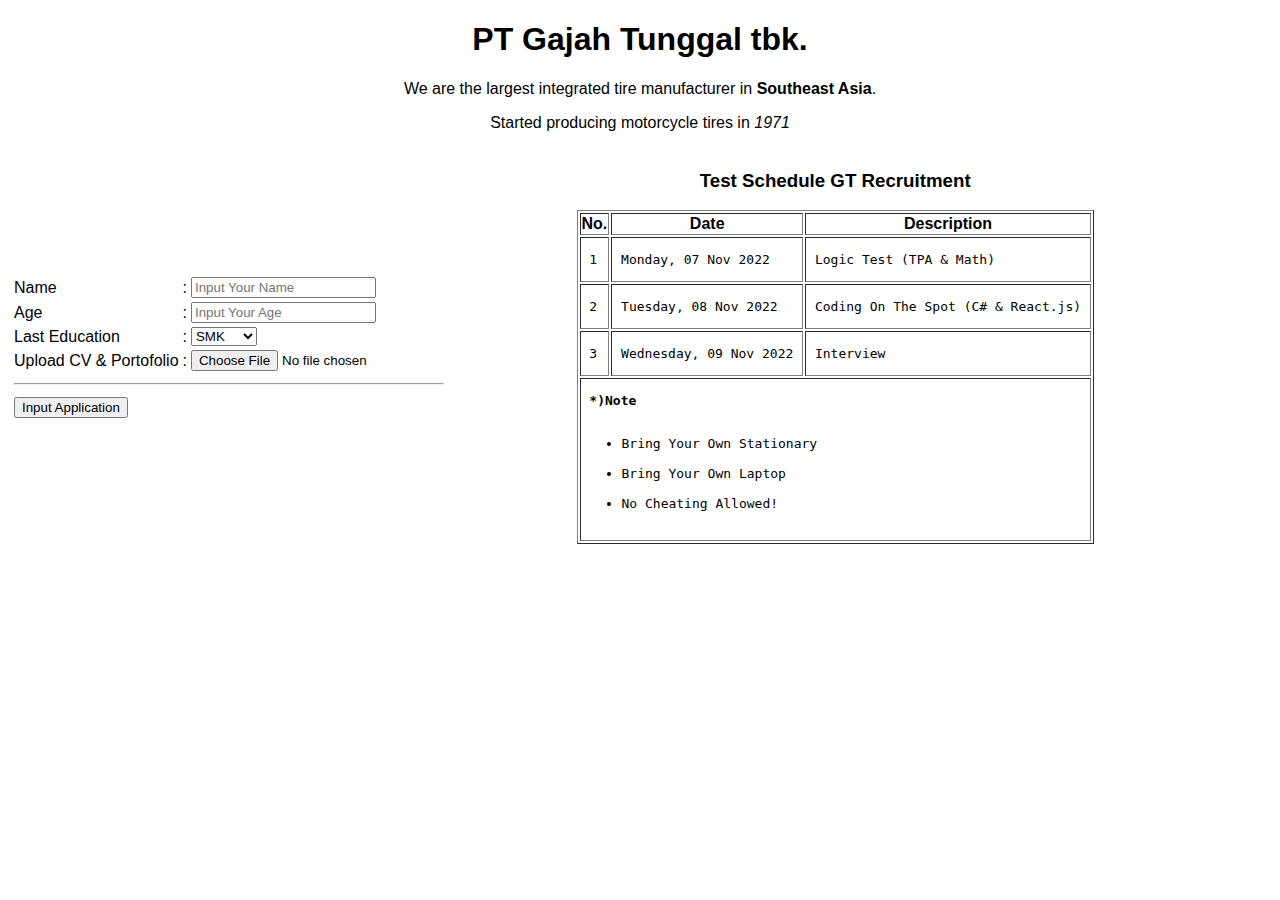
<file: index.html>
<!DOCTYPE html>
<html lang="en">

<head>
    <meta charset="UTF-8">
    <meta http-equiv="X-UA-Compatible" content="IE=edge">
    <meta name="viewport" content="width=device-width, initial-scale=1.0">
    <title>Basic HTML Coding Practice</title>
</head>

<body style="font-family:Arial;">

    <center>
        <h1>PT Gajah Tunggal tbk.</h1>
        <p>We are the largest integrated tire manufacturer in <b>Southeast Asia</b>.</p>
        <p>Started producing motorcycle tires in <i>1971</i></p>
    </center>

    <div class="container">

        <table>
            <td width="40%">
                <table>
                    <tr>
                        <td>Name</td>
                        <td>:</td>
                        <td><input type="text" placeholder="Input Your Name"></td>
                    </tr>
                    <tr>
                        <td>Age</td>
                        <td>:</td>
                        <td><input type="text" placeholder="Input Your Age"></td>
                    </tr>
                    <tr>
                        <td>Last Education</td>
                        <td>:</td>
                        <td>
                            <select>
                                <optgroup>
                                    <option value="">SMK</option>
                                    <option value="">SMA</option>
                                    <option value="">D3</option>
                                    <option value="">D4</option>
                                    <option value="">S1</option>
                                </optgroup>
                            </select>
                        </td>
                    </tr>
                    <tr>
                        <td>Upload CV & Portofolio</td>
                        <td>:</td>
                        <td><input type="file"></td>
                    </tr>
                    <tr>
                        <td>
                            <hr width="260%">
                        </td>
                    </tr>
                    <tr>
                        <td><button>Input Application</button></td>
                    </tr>
                </table>
            </td>

            <td width="10%"></td>

            <td width="50%">
                <center>
                    <h3 align="center">Test Schedule GT Recruitment</h3>
                    <table border="1">
                        <thead align="center">
                            <tr>
                                <th>No.</th>
                                <th>Date</th>
                                <th>Description</th>
                            </tr>
                        </thead>
                        <tbody>
                            <tr>
                                <td>
                                    <pre>&nbsp;1&nbsp;</pre>
                                </td>
                                <td>
                                    <pre>&nbsp;Monday, 07 Nov 2022</pre>
                                </td>
                                <td>
                                    <pre>&nbsp;Logic Test (TPA & Math)</pre>
                                </td>
                            </tr>
                            <tr>
                                <td>
                                    <pre>&nbsp;2&nbsp;</pre>
                                </td>
                                <td>
                                    <pre>&nbsp;Tuesday, 08 Nov 2022</pre>
                                </td>
                                <td>
                                    <pre>&nbsp;Coding On The Spot (C# & React.js)&nbsp;</pre>
                                </td>
                            </tr>
                            <tr>
                                <td>
                                    <pre>&nbsp;3&nbsp;</pre>
                                </td>
                                <td>
                                    <pre>&nbsp;Wednesday, 09 Nov 2022&nbsp;</pre>
                                </td>
                                <td>
                                    <pre>&nbsp;Interview&nbsp;</pre>
                                </td>
                            </tr>
                        </tbody>
                        <tfoot>
                            <tr align="left">
                                <td colspan="3">
                                    <pre>
 <b>*)Note</b>
                                    <ul><li>Bring Your Own Stationary</li><br><li>Bring Your Own Laptop</li><br><li>No Cheating Allowed!</li><br></ul></pre>
                                </td>
                            </tr>
                        </tfoot>
                    </table>
                </center>
            </td>
        </table>
    </div>
</body>

</html>
</file>
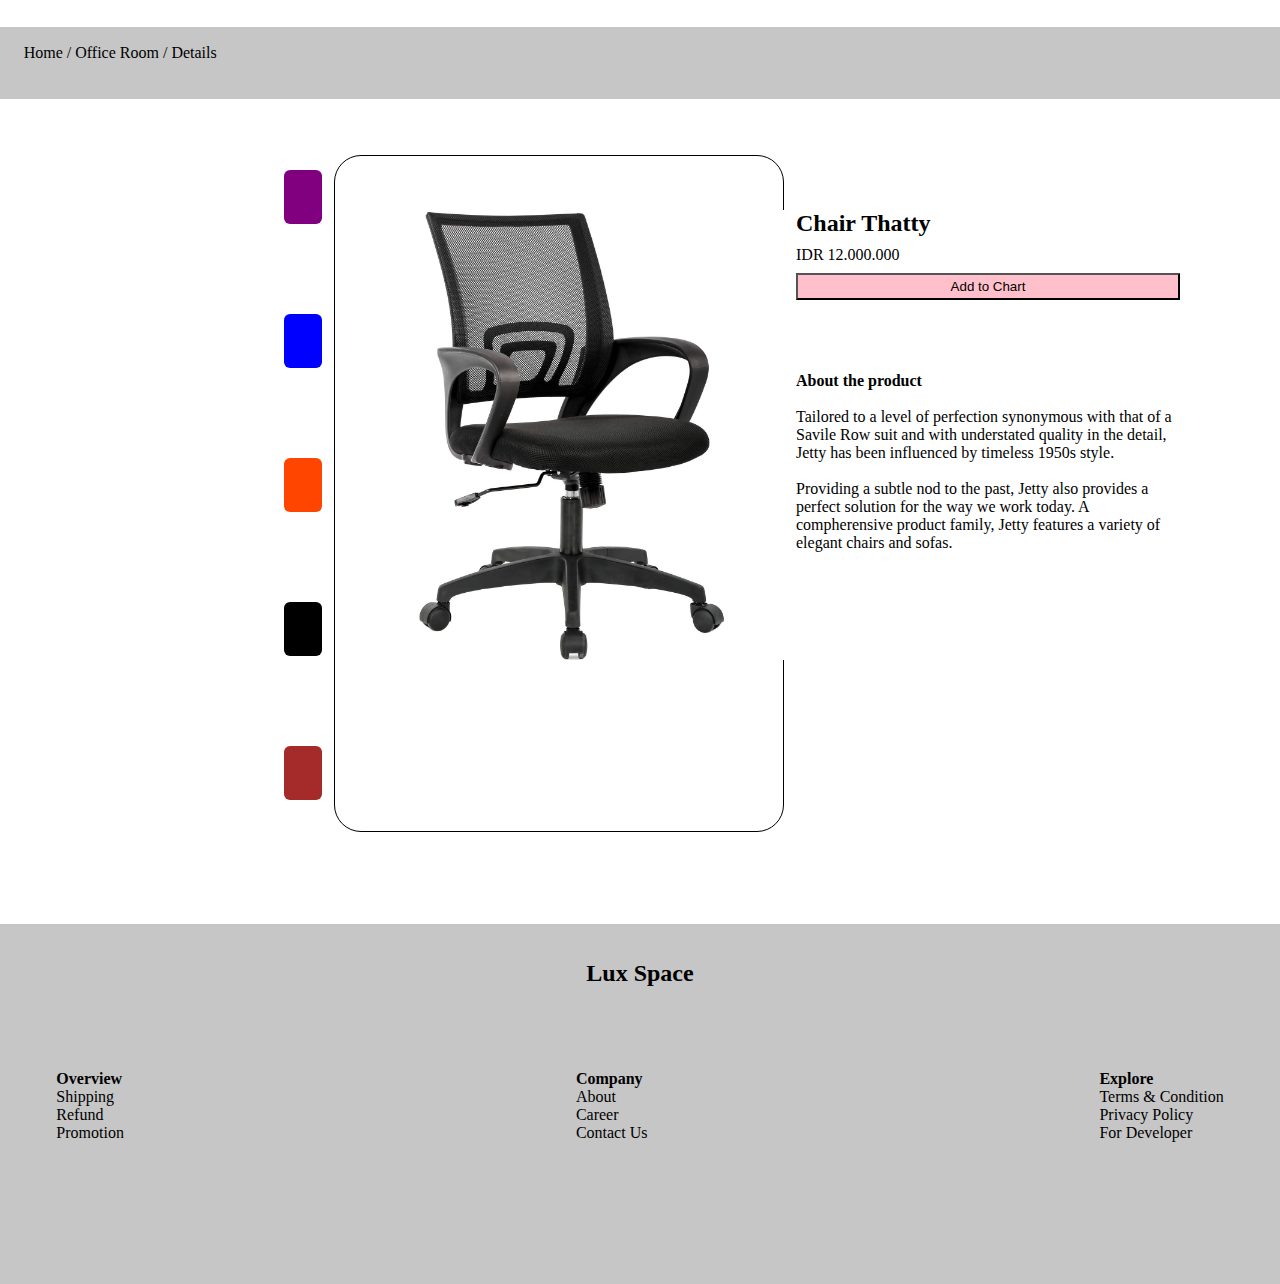
<file: Basic CSS Coding Practice/index.html>
<!DOCTYPE html>
<html lang="en">

<head>
    <meta charset="UTF-8">
    <meta http-equiv="X-UA-Compatible" content="IE=edge">
    <meta name="viewport" content="width=device-width, initial-scale=1.0">
    <title>Basic CSS Coding Practice</title>
    <link rel="stylesheet" href="style.css">
</head>

<body>
    <!-- Header -->
    <div class="header">
        <div class="main-header">
            <center>
                <a href="#">Home</a> /
                <a href="#">Office Room</a> /
                <a href="#">Details</a>
            </center>
        </div>
    </div>

    <table>
        <td>
            <!-- Left -->
            <div class="left">
                <div class="satu"></div>
                <div class="dua"></div>
                <div class="tiga"></div>
                <div class="empat"></div>
                <div class="lima"></div>
            </div>
        </td>

        <td>
            <!-- Product -->
            <div class="product">
                <img src="chair.jpg" alt="Chair">
            </div>
        </td>

        <td>
            <!-- Right -->
            <div class="right">
                <h2>Chair Thatty</h2>
                <p>IDR 12.000.000</p>
                <button type="submit">Add to Chart</button>
                <h4>About the product</h4><br>
                <p>Tailored to a level of perfection synonymous with that of a Savile Row suit and with understated
                    quality in the detail, Jetty has been influenced by timeless 1950s style.</p><br>
                <p>Providing a subtle nod to the past, Jetty also provides a perfect solution for the way we work today.
                    A compherensive product family, Jetty features a variety of elegant chairs and sofas.</p>
            </div>
        </td>
    </table>

    <!-- Footer -->
    <footer>
        <h2>Lux Space</h2>
        <table class="tb-foot">
            <td>
                <div class="footer-start">
                    <h4>Overview</h4>
                    <a href="#">Shipping</a>
                    <a href="#">Refund</a>
                    <a href="#">Promotion</a>
                </div>
            </td>
            <td>
                <div class="footer-mid">
                    <h4>Company</h4>
                    <a href="#">About</a>
                    <a href="#">Career</a>
                    <a href="#">Contact Us</a>
                </div>
            </td>
            <td>
                <div class="footer-end">
                    <h4>Explore</h4>
                    <a href="#">Terms & Condition</a>
                    <a href="#">Privacy Policy</a>
                    <a href="#">For Developer</a>
                </div>
            </td>
        </table>
    </footer>


</body>

</html>
</file>
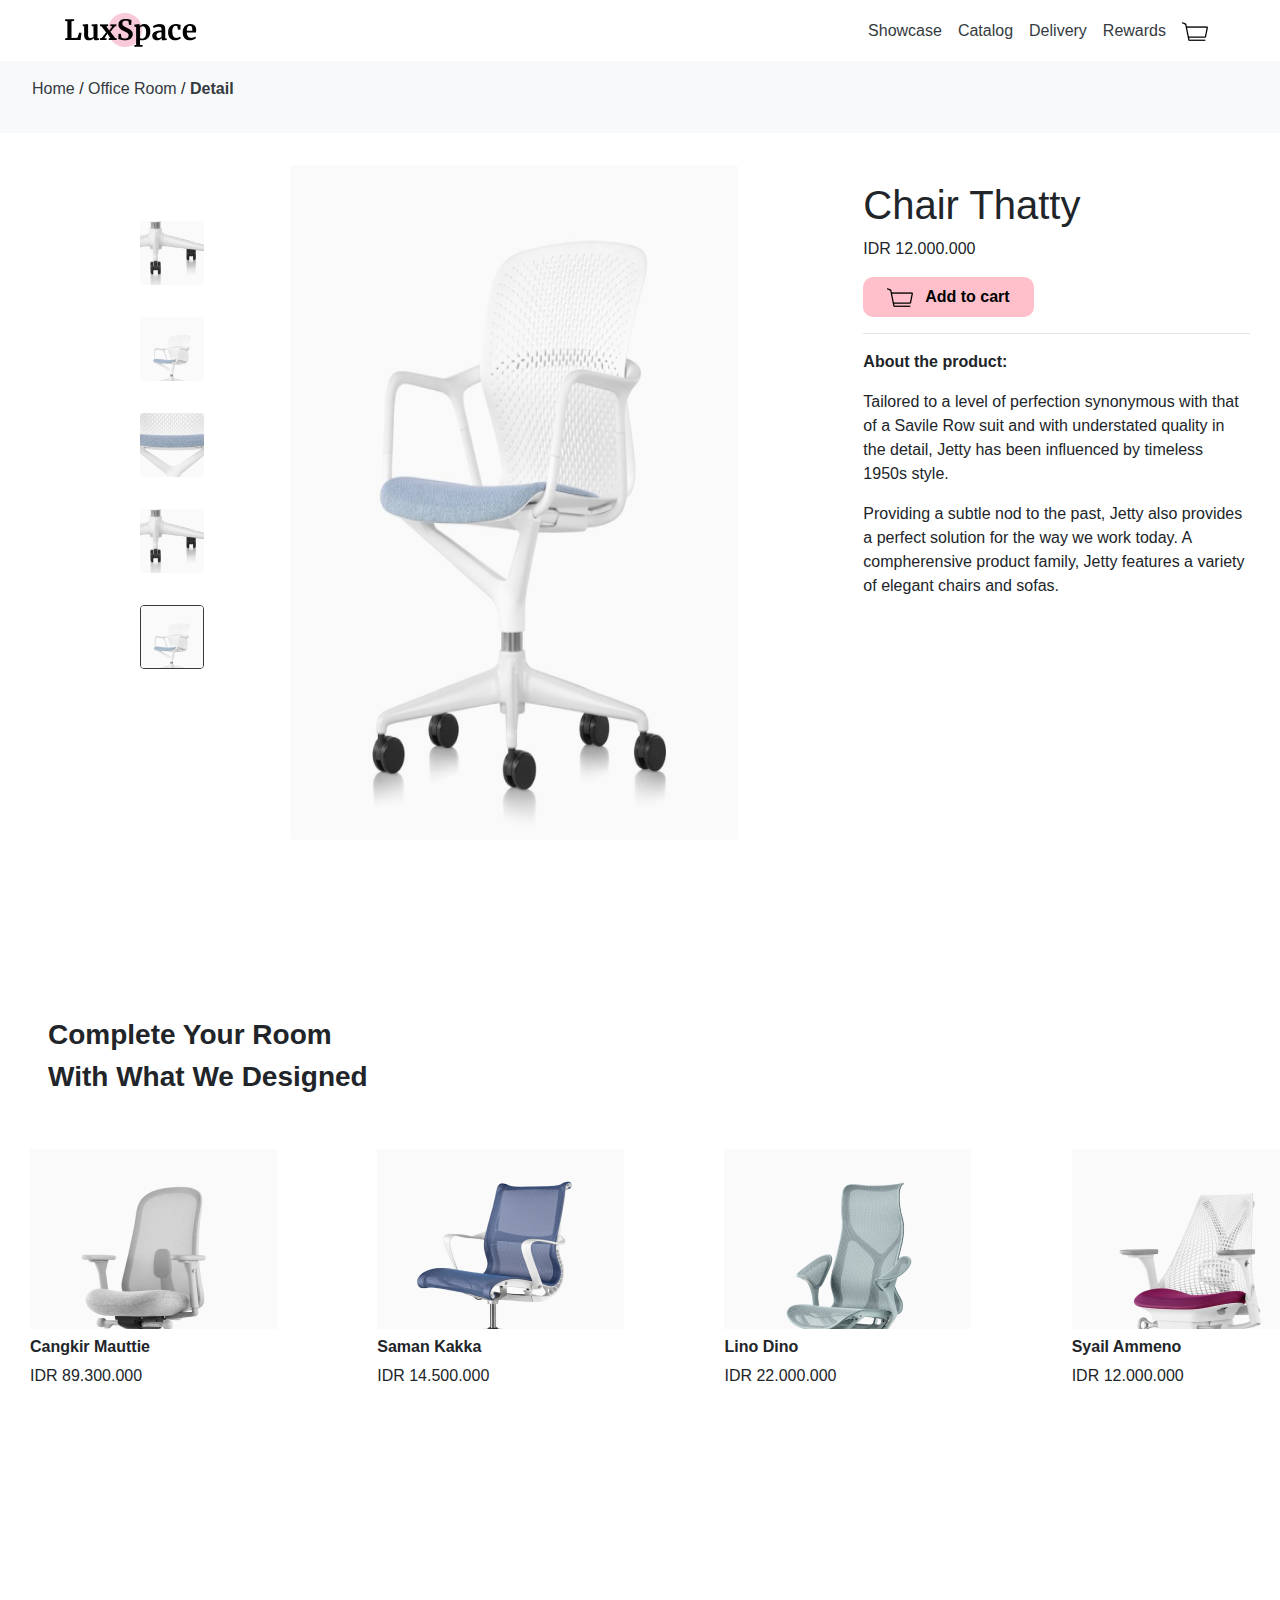
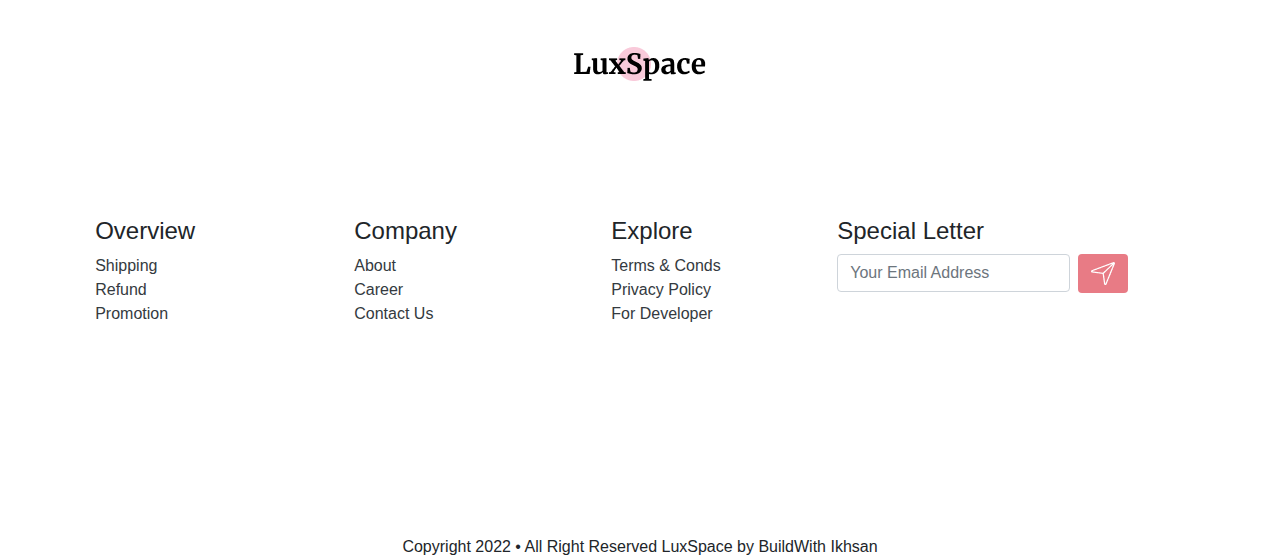
<file: latihan-jquery/index.html>
<!DOCTYPE html>
<html lang="en">

<head>
    <meta charset="UTF-8">
    <meta http-equiv="X-UA-Compatible" content="IE=edge">
    <meta name="viewport" content="width=device-width, initial-scale=1.0">
    <title>LuxSpace</title>

    <!-- Jquery -->
    <script src="https://ajax.googleapis.com/ajax/libs/jquery/3.6.0/jquery.min.js"></script>

    <!-- Bootstrap -->
    <link rel="stylesheet" href="assets/bootstrap/css/bootstrap.min.css">
    <script src="assets/bootstrap/js/bootstrap.min.js"></script>
    <script src="script.js"></script>

</head>

<body>

    <!-- Navbar -->
    <nav class="navbar navbar-expand-lg">
        <div class="container-fluid px-5">
            <a class="navbar-brand" href="#"><img src="assets/logo.png" alt="Luxspace"></a>
            <button class="navbar-toggler" type="button" data-bs-toggle="collapse" data-bs-target="#navbarNav"
                aria-controls="navbarNav" aria-expanded="false" aria-label="Toggle navigation">
                <span class="navbar-toggler-icon"></span>
            </button>
            <div class="collapse navbar-collapse" id="navbarNav">
                <ul class="navbar-nav ml-auto">
                    <li class="nav-item">
                        <a class="nav-link text-dark" href="#">Showcase</a>
                    </li>
                    <li class="nav-item">
                        <a class="nav-link text-dark" href="#">Catalog</a>
                    </li>
                    <li class="nav-item">
                        <a class="nav-link text-dark" href="#">Delivery</a>
                    </li>
                    <li class="nav-item">
                        <a class="nav-link text-dark" href="#">Rewards</a>
                    </li>
                    <li class="nav-item">
                        <a class="nav-link" href="#"><img src="assets/cart-icon.png" alt="Cart"></a>
                    </li>
                </ul>
            </div>
        </div>
    </nav>
    <!-- End Navbar -->

    <div class="alert alert-danger alert-dismissible fade show text-dark d-none" id="divAlert" role="alert">
        <label id="alertText"></label>
        <button type="button" class="close">
            <span id="btnClose">&times;</span>
        </button>
    </div>

    <!-- Head Left -->
    <div class="bg-light" style="width: 100vw; height: 8vh;">
        <div class="p-3 ml-3">
            <a class="text-dark" href="#">Home</a> /
            <a class="text-dark" href="#">Office Room</a> /
            <a class="text-dark" href="index.html"><b>Detail</b></a>

        </div>
    </div>
    <!-- End Head Left -->

    <!-- Main Product -->
    <div class="container-fluid d-flex mt-4 justify-content-between">

        <!-- Left -->
        <div class="col-2" style="width: 10vw; height: 80vh;">
            <div class="d-flex flex-column align-items-end mt-5">
                <div class="p-1 py-3">
                    <img src="assets/side-1.png" class="rounded" alt="Side 1" style="width: 5vw;">
                </div>
                <div class="p-1 py-3">
                    <img src="assets/side-2.png" class="rounded" alt="Side 2" style="width: 5vw;">
                </div>
                <div class="p-1 py-3">
                    <img src="assets/side-3.png" class="rounded" alt="Side 3" style="width: 5vw;">
                </div>
                <div class="p-1 py-3">
                    <img src="assets/side-1.png" class="rounded" alt="Side 4" style="width: 5vw;">
                </div>
                <div class="p-1 py-3">
                    <img src="assets/side-2.png" class="rounded border border-dark" alt="Side 5" style="width: 5vw;">
                </div>
            </div>
        </div>

        <!-- Center -->
        <div class="col-5" style="width: 10vw; height: 85vh;">
            <div class="d-flex flex-column mt-2">
                <div class="p-0 pr-4" id="imgParent">
                    <img src="assets/chair.png" style="width: 35vw; height:75vh;" class="rounded" alt="chair">
                </div>
            </div>
        </div>

        <!-- Right -->
        <div class="col-4" style="width: 10vw; height: 55vh;">
            <h1 class="mt-4">Chair Thatty</h1>
            <p>IDR 12.000.000</p>
            <a href="shipping.html">
                <button type="submit" class="px-4 p-2"
                    style=" background-color: pink; border-style: none; border-radius: 10px;">
                    <img src="assets/cart-icon.png" class="mr-2" alt="cart"><b> Add to cart</b>
                </button>
            </a>
            <hr>
            <p><b>About the product:</b></p>
            <p>Tailored to a level of perfection synonymous with that of a Savile Row suit and with understated
                quality in the detail, Jetty has been influenced by timeless 1950s style.</p>
            <p>Providing a subtle nod to the past, Jetty also provides a perfect solution for the way we work today.
                A compherensive product family, Jetty features a variety of elegant chairs and sofas.</p>
        </div>
    </div>
    <!-- End Main Product -->

    <!-- After Product Left -->
    <div class="col-12 mt-5 p-5">
        <h3><b>Complete Your Room</b></h3>
        <h3><b>With What We Designed</b></h3>
    </div>
    <!-- End After Product Left -->

    <!-- List Product -->
    <div class="container-fluid d-flex justify-content-between" style="width: 100vw; height: 50vh;" id="imgContent">
        <div class="col-2">
            <a href="#">
                <img src="assets/chair-4.png" alt="Chair 1">
            </a>
            <h6 class="mt-2"><b>Cangkir Mauttie</b></h6>
            <p>IDR 89.300.000</p>
        </div>
        <div class="col-2">
            <a href="#">
                <img src="assets/chair-3.png" alt="Chair 2">
            </a>
            <h6 class="mt-2"><b>Saman Kakka</b></h6>
            <p>IDR 14.500.000</p>
        </div>
        <div class="col-2">
            <a href="#">
                <img src="assets/chair-2.png" alt="Chair 3">
            </a>
            <h6 class="mt-2"><b>Lino Dino</b></h6>
            <p>IDR 22.000.000</p>
        </div>
        <div class="col-2">
            <a href="#">
                <img src="assets/chair-1.png" alt="Chair 4">
            </a>
            <h6 class="mt-2"><b>Syail Ammeno</b></h6>
            <p>IDR 12.000.000</p>
        </div>
    </div>
    <!-- End List Product -->

    <!-- About Us -->
    <div class="col-12 d-flex justify-content-center mt-5">
        <img src="assets/logo.png" alt="">
    </div>

    <div id="divFoot" class="container-fluid d-flex justify-content-around"
        style=" margin-top: 15vh;width: 100vw; height: 30vh;">

        <div class="col-2 d-flex justify-content-center" style="width: 15vw; height:15vh">
            <div class="d-flex flex-column">
                <h4>Overview</h4>
                <a class="text-dark" href="shipping.html">Shipping</a>
                <a class="text-dark" href="#">Refund</a>
                <a class="text-dark" href="#">Promotion</a>
            </div>
        </div>

        <div class="col-2 d-flex justify-content-center" style="width: 15vw; height:15vh">
            <div class="d-flex flex-column">
                <h4>Company</h4>
                <a class="text-dark" href="#">About</a>
                <a class="text-dark" href="#">Career</a>
                <a class="text-dark" href="#">Contact Us</a>
            </div>
        </div>

        <div class="col-2 d-flex justify-content-center" style="width: 15vw; height:15vh">
            <div class="d-flex flex-column">
                <h4>Explore</h4>
                <a class="text-dark" href="#">Terms & Conds</a>
                <a class="text-dark" href="#">Privacy Policy</a>
                <a class="text-dark" href="#">For Developer</a>
            </div>
        </div>


        <div class="col-4" style="width: 15vw; height:15vh">
            <h4>Special Letter</h4>
            <form class="form-inline">
                <input class="form-control mr-sm-2" id="inputEmail" type="email" placeholder="Your Email Address">
                <button type="submit" class="btn my-2 my-sm-0 bg-danger disabled" id="btnEmail">
                    <img src="assets/tele-icon.png" alt="Tele">
                </button>
            </form>
        </div>
    </div>
    <!-- End About Us -->

    <!-- Footer -->
    <footer class="mt-5 text-center">Copyright 2022 &bull; All Right Reserved LuxSpace by BuildWith Ikhsan</footer>
    <!-- End Footer -->
</body>

</html>
</file>
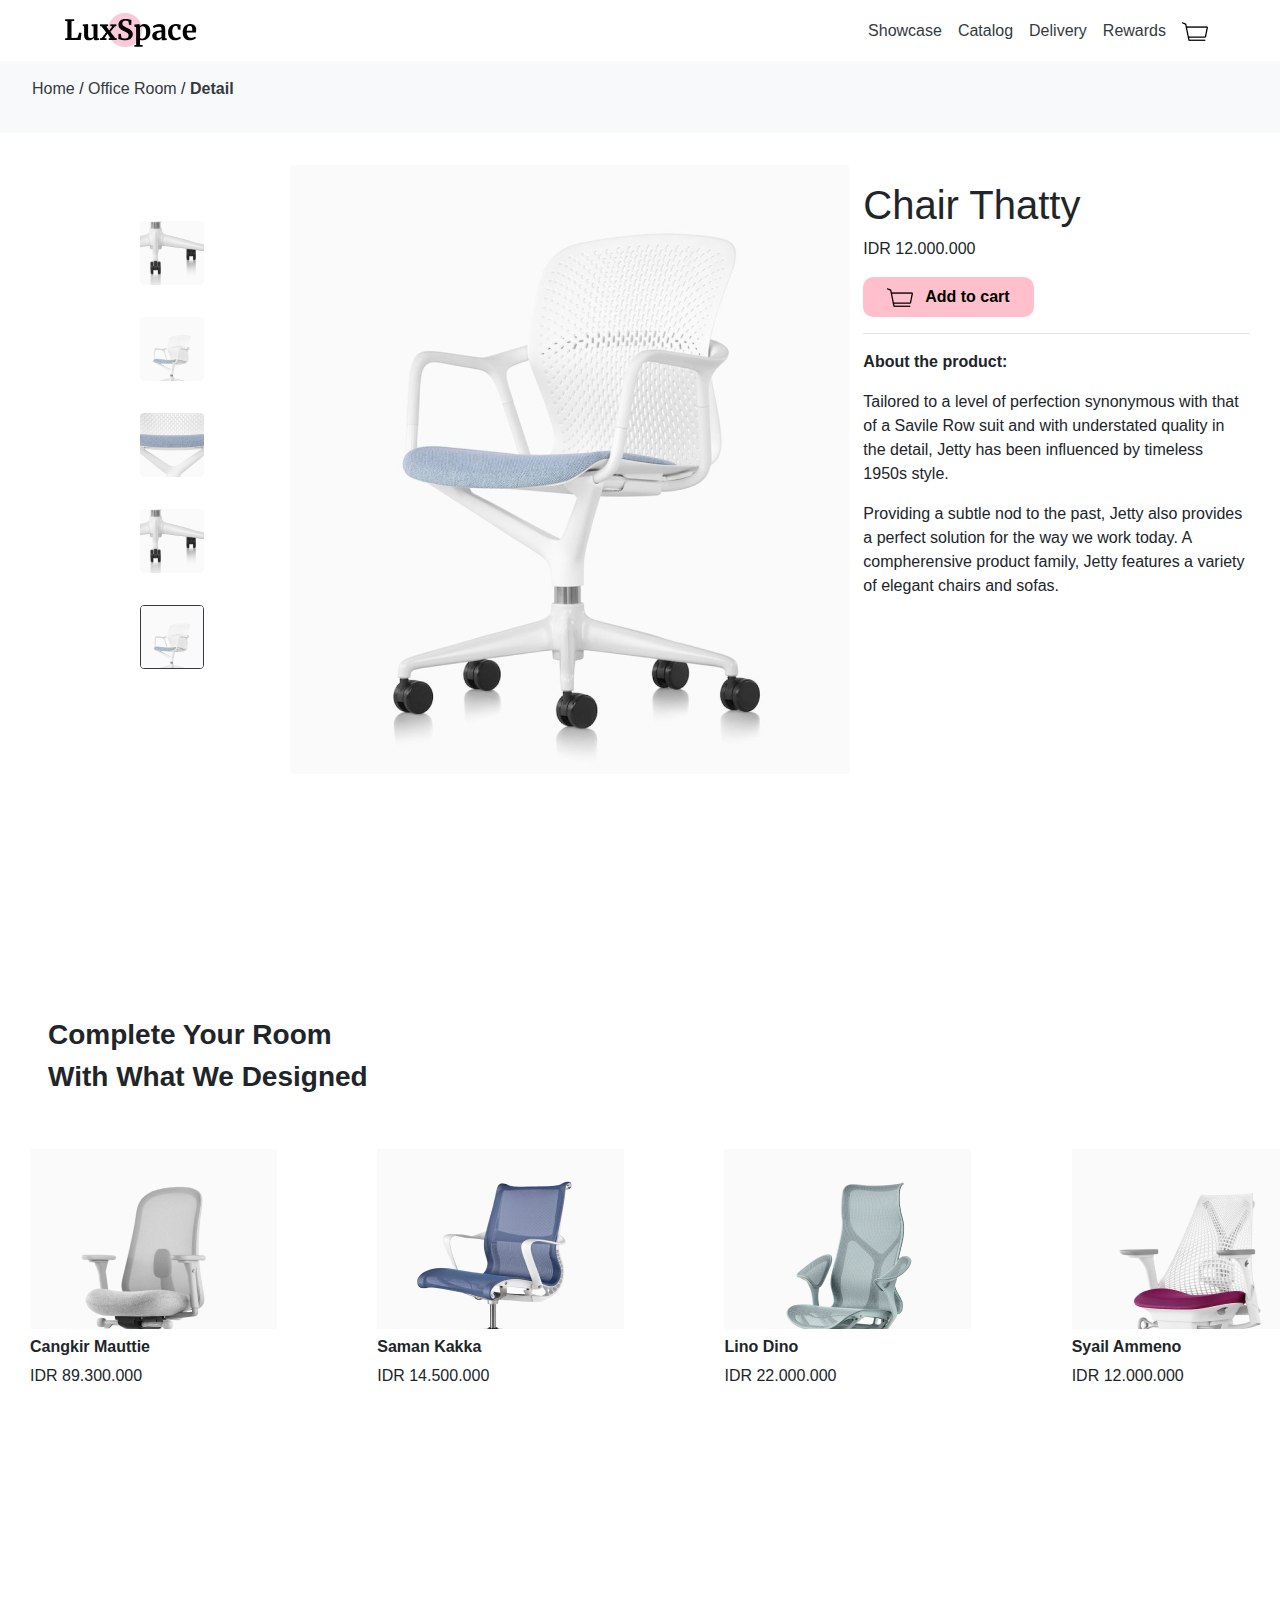
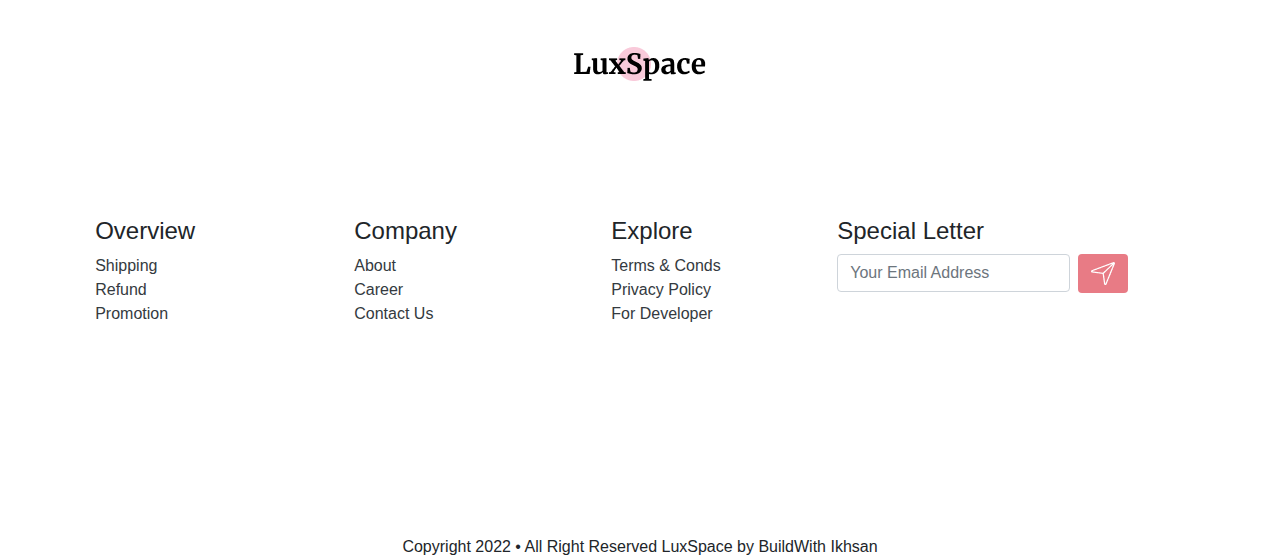
<file: Luxspace/LuxSpace/index.html>
<!DOCTYPE html>
<html lang="en">

<head>
    <meta charset="UTF-8">
    <meta http-equiv="X-UA-Compatible" content="IE=edge">
    <meta name="viewport" content="width=device-width, initial-scale=1.0">
    <title>LuxSpace</title>

    <!-- Bootstrap -->
    <link rel="stylesheet" href="assets/bootstrap/css/bootstrap.min.css">
    <script src="assets/bootstrap/js/bootstrap.min.js"></script>
</head>

<body>

    <!-- Navbar -->
    <nav class="navbar navbar-expand-lg">
        <div class="container-fluid px-5">
            <a class="navbar-brand" href="#"><img src="assets/logo.png" alt="Luxspace"></a>
            <button class="navbar-toggler" type="button" data-bs-toggle="collapse" data-bs-target="#navbarNav"
                aria-controls="navbarNav" aria-expanded="false" aria-label="Toggle navigation">
                <span class="navbar-toggler-icon"></span>
            </button>
            <div class="collapse navbar-collapse" id="navbarNav">
                <ul class="navbar-nav ml-auto">
                    <li class="nav-item">
                        <a class="nav-link text-dark" href="#">Showcase</a>
                    </li>
                    <li class="nav-item">
                        <a class="nav-link text-dark" href="#">Catalog</a>
                    </li>
                    <li class="nav-item">
                        <a class="nav-link text-dark" href="#">Delivery</a>
                    </li>
                    <li class="nav-item">
                        <a class="nav-link text-dark" href="#">Rewards</a>
                    </li>
                    <li class="nav-item">
                        <a class="nav-link" href="#"><img src="assets/cart-icon.png" alt="Cart"></a>
                    </li>
                </ul>
            </div>
        </div>
    </nav>
    <!-- End Navbar -->

    <!-- Head Left -->
    <div class="bg-light" style="width: 100vw; height: 8vh;">
        <div class="p-3 ml-3">
            <a class="text-dark" href="#">Home</a> /
            <a class="text-dark" href="#">Office Room</a> /
            <a class="text-dark" href="#"><b>Detail</b></a>

        </div>
    </div>
    <!-- End Head Left -->

    <!-- Main Product -->
    <div class="container-fluid d-flex mt-4 justify-content-between">

        <!-- Left -->
        <div class="col-2" style="width: 10vw; height: 80vh;">
            <div class="d-flex flex-column align-items-end mt-5">
                <div class="p-1 py-3">
                    <img src="assets/side-1.png" class="rounded" alt="Side 1" style="width: 5vw;">
                </div>
                <div class="p-1 py-3">
                    <img src="assets/side-2.png" class="rounded" alt="Side 2" style="width: 5vw;">
                </div>
                <div class="p-1 py-3">
                    <img src="assets/side-3.png" class="rounded" alt="Side 3" style="width: 5vw;">
                </div>
                <div class="p-1 py-3">
                    <img src="assets/side-1.png" class="rounded" alt="Side 4" style="width: 5vw;">
                </div>
                <div class="p-1 py-3">
                    <img src="assets/side-2.png" class="rounded border border-dark" alt="Side 5" style="width: 5vw;">
                </div>
            </div>
        </div>

        <!-- Center -->
        <div class="col-5" style="width: 10vw; height: 85vh;">
            <div class="d-flex flex-column mt-2">
                <div class="p-0 pr-4">
                    <img src="assets/chair.png" class="rounded" alt="chair">
                </div>
            </div>
        </div>

        <!-- Right -->
        <div class="col-4" style="width: 10vw; height: 55vh;">
            <h1 class="mt-4">Chair Thatty</h1>
            <p>IDR 12.000.000</p>
            <button type="submit" class="px-4 p-2"
                style=" background-color: pink; border-style: none; border-radius: 10px;">
                <img src="assets/cart-icon.png" class="mr-2" alt="cart"><b> Add to cart</b>
            </button>
            <hr>
            <p><b>About the product:</b></p>
            <p>Tailored to a level of perfection synonymous with that of a Savile Row suit and with understated
                quality in the detail, Jetty has been influenced by timeless 1950s style.</p>
            <p>Providing a subtle nod to the past, Jetty also provides a perfect solution for the way we work today.
                A compherensive product family, Jetty features a variety of elegant chairs and sofas.</p>
        </div>
    </div>
    <!-- End Main Product -->

    <!-- After Product Left -->
    <div class="col-12 mt-5 p-5">
        <h3><b>Complete Your Room</b></h3>
        <h3><b>With What We Designed</b></h3>
    </div>
    <!-- End After Product Left -->

    <!-- List Product -->
    <div class="container-fluid d-flex justify-content-between" style="width: 100vw; height: 50vh;">
        <div class="col-2">
            <img src="assets/chair-4.png" alt="Chair 1">
            <h6 class="mt-2"><b>Cangkir Mauttie</b></h6>
            <p>IDR 89.300.000</p>
        </div>
        <div class="col-2">
            <img src="assets/chair-3.png" alt="Chair 2">
            <h6 class="mt-2"><b>Saman Kakka</b></h6>
            <p>IDR 14.500.000</p>
        </div>
        <div class="col-2">
            <img src="assets/chair-2.png" alt="Chair 3">
            <h6 class="mt-2"><b>Lino Dino</b></h6>
            <p>IDR 22.000.000</p>
        </div>
        <div class="col-2">
            <img src="assets/chair-1.png" alt="Chair 4">
            <h6 class="mt-2"><b>Syail Ammeno</b></h6>
            <p>IDR 12.000.000</p>
        </div>
    </div>
    <!-- End List Product -->

    <!-- About Us -->
    <div class="col-12 d-flex justify-content-center mt-5">
        <img src="assets/logo.png" alt="">
    </div>

    <div class="container-fluid d-flex justify-content-around" style=" margin-top: 15vh;width: 100vw; height: 30vh;">

        <div class="col-2 d-flex justify-content-center" style="width: 15vw; height:15vh">
            <div class="d-flex flex-column">
                <h4>Overview</h4>
                <a class="text-dark" href="#">Shipping</a>
                <a class="text-dark" href="#">Refund</a>
                <a class="text-dark" href="#">Promotion</a>
            </div>
        </div>

        <div class="col-2 d-flex justify-content-center" style="width: 15vw; height:15vh">
            <div class="d-flex flex-column">
                <h4>Company</h4>
                <a class="text-dark" href="#">About</a>
                <a class="text-dark" href="#">Career</a>
                <a class="text-dark" href="#">Contact Us</a>
            </div>
        </div>

        <div class="col-2 d-flex justify-content-center" style="width: 15vw; height:15vh">
            <div class="d-flex flex-column">
                <h4>Explore</h4>
                <a class="text-dark" href="#">Terms & Conds</a>
                <a class="text-dark" href="#">Privacy Policy</a>
                <a class="text-dark" href="#">For Developer</a>
            </div>
        </div>


        <div class="col-4" style="width: 15vw; height:15vh">
            <h4>Special Letter</h4>
            <form class="form-inline">
                <input class="form-control mr-sm-2" type="search" placeholder="Your Email Address" aria-label="Search">
                <button class="btn my-2 my-sm-0 bg-danger disabled" type="submit">
                    <img src="assets/tele-icon.png" alt="Tele">
                </button>
            </form>
        </div>
    </div>
    <!-- End About Us -->

    <!-- Footer -->
    <footer class="mt-5 text-center">Copyright 2022 &bull; All Right Reserved LuxSpace by BuildWith Ikhsan</footer>
    <!-- End Footer -->
</body>

</html>
</file>
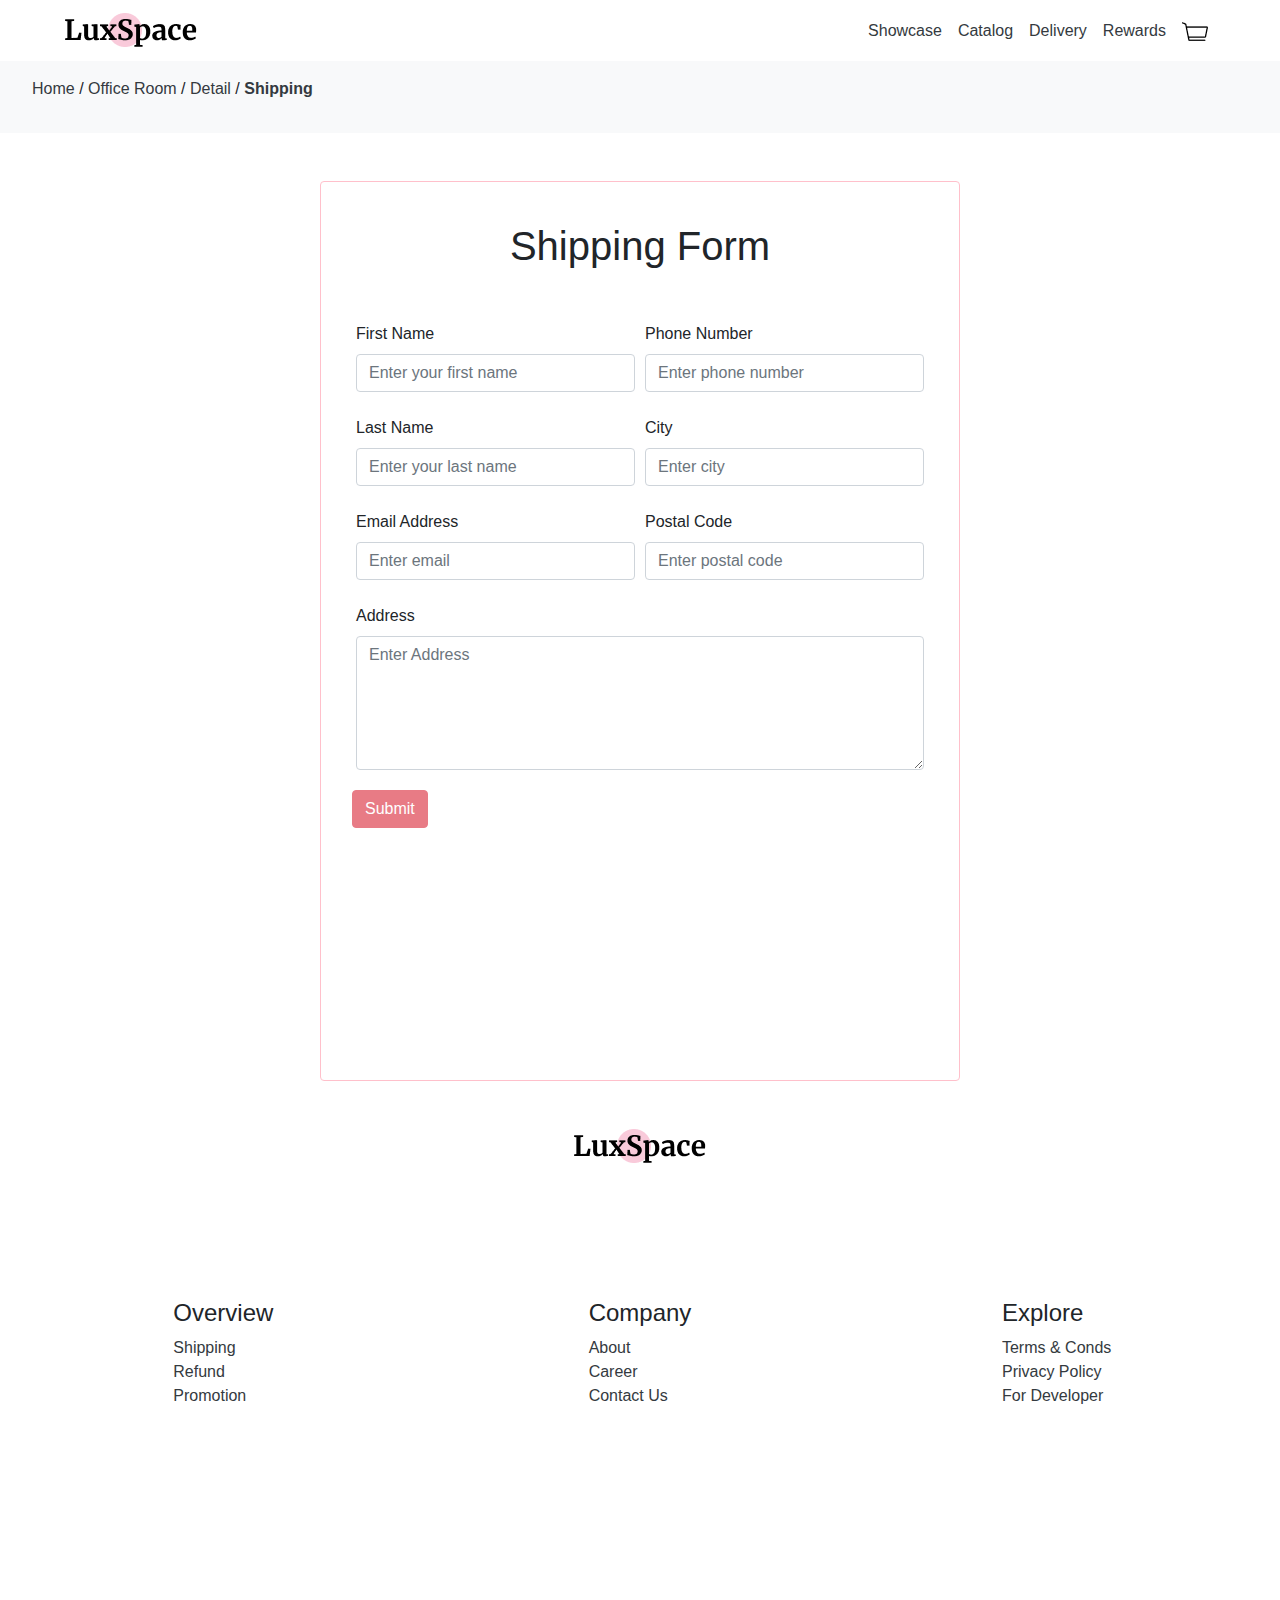
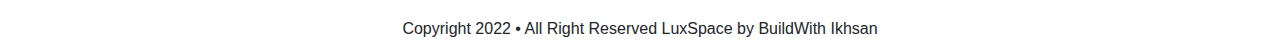
<file: latihan-jquery/shipping.html>
<!DOCTYPE html>
<html lang="en">

<head>
    <meta charset="UTF-8">
    <meta http-equiv="X-UA-Compatible" content="IE=edge">
    <meta name="viewport" content="width=device-width, initial-scale=1.0">
    <title>LuxSpace</title>

    <!-- Jquery -->
    <script src="https://ajax.googleapis.com/ajax/libs/jquery/3.6.0/jquery.min.js"></script>

    <!-- Bootstrap -->
    <link rel="stylesheet" href="assets/bootstrap/css/bootstrap.min.css">
    <script src="assets/bootstrap/js/bootstrap.min.js"></script>
    <script src="script.js"></script>

</head>

<body>

    <!-- Navbar -->
    <nav class="navbar navbar-expand-lg">
        <div class="container-fluid px-5">
            <a class="navbar-brand" href="#"><img src="assets/logo.png" alt="Luxspace"></a>
            <button class="navbar-toggler" type="button" data-bs-toggle="collapse" data-bs-target="#navbarNav"
                aria-controls="navbarNav" aria-expanded="false" aria-label="Toggle navigation">
                <span class="navbar-toggler-icon"></span>
            </button>
            <div class="collapse navbar-collapse" id="navbarNav">
                <ul class="navbar-nav ml-auto">
                    <li class="nav-item">
                        <a class="nav-link text-dark" href="#">Showcase</a>
                    </li>
                    <li class="nav-item">
                        <a class="nav-link text-dark" href="#">Catalog</a>
                    </li>
                    <li class="nav-item">
                        <a class="nav-link text-dark" href="#">Delivery</a>
                    </li>
                    <li class="nav-item">
                        <a class="nav-link text-dark" href="#">Rewards</a>
                    </li>
                    <li class="nav-item">
                        <a class="nav-link" href="#"><img src="assets/cart-icon.png" alt="Cart"></a>
                    </li>
                </ul>
            </div>
        </div>
    </nav>
    <!-- End Navbar -->

    <div class="alert alert-danger alert-dismissible fade show text-dark d-none" id="divAlert" role="alert">
        <label id="alertText"></label>
        <button type="button" class="close">
            <span id="btnClose">&times;</span>
        </button>
    </div>

    <!-- Head Left -->
    <div class="bg-light" style="width: 100vw; height: 8vh;">
        <div class="p-3 ml-3">
            <a class="text-dark" href="#">Home</a> /
            <a class="text-dark" href="#">Office Room</a> /
            <a class="text-dark" href="index.html">Detail</a> /
            <a class="text-dark" href="#"><b>Shipping</b></a>
        </div>
    </div>
    <!-- End Head Left -->

    <main id="ship" class="container-fluid rounded mt-5" style="width: 50vw; height:100vh; border: 1px solid pink;">
        <form class="p-3" id="formShip">
            <center>
                <h1 class="mt-4 mb-5">Shipping Form</h1>
            </center>
            <div class="form-row p-1">
                <div class="form-group col-md-6">
                    <label>First Name</label>
                    <input type="text" class="form-control" id="firstName" placeholder="Enter your first name" required>
                </div>
                <div class="form-group col-md-6">
                    <label>Phone Number</label>
                    <input type="text" class="form-control" placeholder="Enter phone number" required>
                </div>
            </div>
            <div class="form-row p-1">
                <div class="form-group col-md-6">
                    <label>Last Name</label>
                    <input type="text" class="form-control" id="lastName" placeholder="Enter your last name" required>
                </div>
                <div class="form-group col-md-6">
                    <label>City</label>
                    <input type="text" class="form-control" placeholder="Enter city" required>
                </div>
            </div>
            <div class="form-row p-1">
                <div class="form-group col-md-6">
                    <label>Email Address</label>
                    <input type="email" class="form-control" id="inputEmail4" placeholder="Enter email" required>
                </div>
                <div class="form-group col-md-6">
                    <label>Postal Code</label>
                    <input type="text" class="form-control" id="inputPassword4" placeholder="Enter postal code"
                        required>
                </div>
            </div>
            <div class="form-group col-md-12 p-1">
                <label>Address</label>
                <textarea class="form-control" id="address" required placeholder="Enter Address" cols="20"
                    rows="5"></textarea>
            </div>
            <button type="submit" id="btnShip" class="btn btn-danger disabled">Submit</button>
        </form>
    </main>

    <main id="send" class="container-fluid rounded mt-5 p-3 d-none" style="width: 50vw; height:20vh;">
        <label id="tq"></label><br>
        <label id="info"></label><br>
        <a href="index.html">
            <button type="submit" id="btnBack" class="btn btn-danger disabled">Back</button>
        </a>
    </main>

    <!-- About Us -->
    <div class="col-12 d-flex justify-content-center mt-5">
        <img src="assets/logo.png" alt="">
    </div>

    <div id="divFoot" class="container-fluid d-flex justify-content-around"
        style=" margin-top: 15vh;width: 100vw; height: 30vh;">

        <div class="col-3 d-flex justify-content-center" style="width: 15vw; height:15vh">
            <div class="d-flex flex-column">
                <h4>Overview</h4>
                <a class="text-dark" href="shipping.html">Shipping</a>
                <a class="text-dark" href="#">Refund</a>
                <a class="text-dark" href="#">Promotion</a>
            </div>
        </div>

        <div class="col-3 d-flex justify-content-center" style="width: 15vw; height:15vh">
            <div class="d-flex flex-column">
                <h4>Company</h4>
                <a class="text-dark" href="#">About</a>
                <a class="text-dark" href="#">Career</a>
                <a class="text-dark" href="#">Contact Us</a>
            </div>
        </div>

        <div class="col-3 d-flex justify-content-center" style="width: 15vw; height:15vh">
            <div class="d-flex flex-column">
                <h4>Explore</h4>
                <a class="text-dark" href="#">Terms & Conds</a>
                <a class="text-dark" href="#">Privacy Policy</a>
                <a class="text-dark" href="#">For Developer</a>
            </div>
        </div>
    </div>
    <!-- End About Us -->

    <!-- Footer -->
    <footer class="mt-5 text-center">Copyright 2022 &bull; All Right Reserved LuxSpace by BuildWith Ikhsan</footer>
    <!-- End Footer -->
</body>

</html>
</file>
<file: Basic CSS Coding Practice/style.css>
/* CSS Reset */
html,
body,
* {
    margin: 0;
    padding: 0;
}

/* CSS Header */
.header {
    margin: 3vh 0;
    height: 8vh;
    background-color: rgb(198, 198, 198);
}

.main-header {
    width: 18%;
    padding: 5px;
    padding-bottom: 10px;
}

.main-header a {
    display: inline-block;
    padding-top: 12px;
    text-decoration: none;
    color: #000;
}

/* CSS Left */
.left {
    margin-top: 1vh;
    width: 25vw;
    height: 70vh;
    display: flex;
    flex-direction: column;
    align-items: flex-end;
    justify-content: space-between;
}

.satu {
    border-radius: 6px;
    width: 3vw;
    height: 6vh;
    background-color: purple;
}

.dua {
    border-radius: 6px;
    width: 3vw;
    height: 6vh;
    background-color: blue;
}

.tiga {
    border-radius: 6px;
    width: 3vw;
    height: 6vh;
    background-color: orangered;
}

.empat {
    border-radius: 6px;
    width: 3vw;
    height: 6vh;
    background-color: black;
}

.lima {
    border-radius: 6px;
    width: 3vw;
    height: 6vh;
    background-color: brown;
}

/* CSS Product */
.product {
    margin-top: 3vh;
    margin-left: 10px;
    border: 1px solid black;
    border-radius: 3vh;
    width: 35vw;
    height: 75vh;
}

.product img {
    padding: 6vh 1vh;
    max-width: 40vw;
    max-height: 50vh;
}

/* CSS Right */
.right {
    margin-top: -10vh;
    margin-left: 10px;
    width: 30vw;
    height: 50vh;
}

.right h2 {
    margin-bottom: 1vh;
}

.right button {
    margin-top: 1vh;
    width: 30vw;
    height: 3vh;
    background-color: pink;
    margin-bottom: 8vh;
}

/* CSS Footer */
footer {
    background-color: rgb(198, 198, 198);
    margin-top: 8vh;
    height: 40vh;
}

footer h2 {
    margin-top: 10vh;
    margin-bottom: 9vh;
    padding-top: 4vh;
    text-align: center;
}

.footer-start,
.footer-mid,
.footer-end {
    display: flex;
    flex-direction: column;
}

.tb-foot {
    margin: auto;
}

.tb-foot a {
    text-decoration: none;
    color: #000;
}

.footer-start {
    position: relative;
    left: -50vh;
}

.footer-end {
    position: relative;
    left: 50vh;
}
</file>
